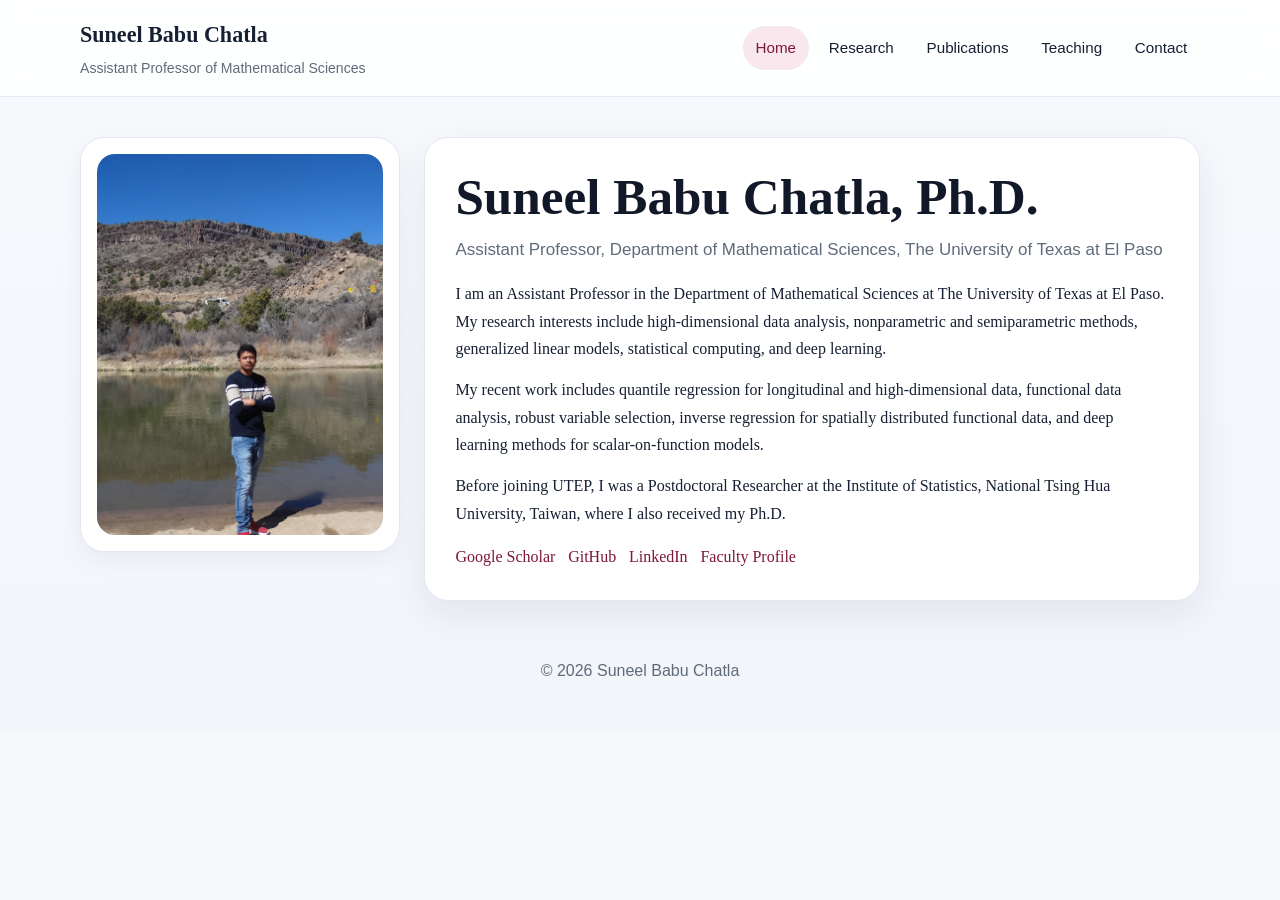
<file: index.html>
<!DOCTYPE html>
<html lang="en">
<head>
<meta charset="UTF-8" />
<meta name="viewport" content="width=device-width, initial-scale=1.0" />
<title>Suneel Babu Chatla | Home</title>
<meta name="description" content="Academic homepage of Suneel Babu Chatla, Assistant Professor at UTEP." />
<link rel="stylesheet" href="styles.css" />
</head>
<body>
<header><div class="container topbar"><div class="brand-block"><div class="site-title">Suneel Babu Chatla</div><div class="site-subtitle">Assistant Professor of Mathematical Sciences</div></div><nav><a class="active" href="index.html">Home</a><a href="research.html">Research</a><a href="publications.html">Publications</a><a href="teaching.html">Teaching</a><a href="contact.html">Contact</a></nav></div></header>
<main>
<section class="hero simple-home">
  <div class="container simple-home-grid">
    <div class="home-photo-wrap card soft">
      <img class="home-photo" src="photo.jpg" alt="Portrait photograph of Suneel Babu Chatla" />
    </div>
    <div class="card simple-bio-card">
      <h1>Suneel Babu Chatla, Ph.D.</h1>
      <div class="subtitle">Assistant Professor, Department of Mathematical Sciences, The University of Texas at El Paso</div>
      <p>
        I am an Assistant Professor in the Department of Mathematical Sciences at The University of Texas at El Paso. My research interests include high-dimensional data analysis, nonparametric and semiparametric methods, generalized linear models, statistical computing, and deep learning.
      </p>
      <p>
        My recent work includes quantile regression for longitudinal and high-dimensional data, functional data analysis, robust variable selection, inverse regression for spatially distributed functional data, and deep learning methods for scalar-on-function models.
      </p>
      <p>
        Before joining UTEP, I was a Postdoctoral Researcher at the Institute of Statistics, National Tsing Hua University, Taiwan, where I also received my Ph.D.
      </p>
      <div class="profile-links">
        <a href="https://scholar.google.com/citations?user=8CkZaVcAAAAJ&hl=en" target="_blank" rel="noopener noreferrer">Google Scholar</a>
        <a href="https://github.com/SuneelChatla" target="_blank" rel="noopener noreferrer">GitHub</a>
        <a href="https://www.linkedin.com/in/suneel-babu-chatla-28680427/" target="_blank" rel="noopener noreferrer">LinkedIn</a>
        <a href="https://hb2504.utep.edu/Home/Profile?username=sbchatla" target="_blank" rel="noopener noreferrer">Faculty Profile</a>
      </div>
    </div>
  </div>
</section>
</main>
<footer><div class="container">© 2026 Suneel Babu Chatla</div></footer>
</body>
</html>
</file>
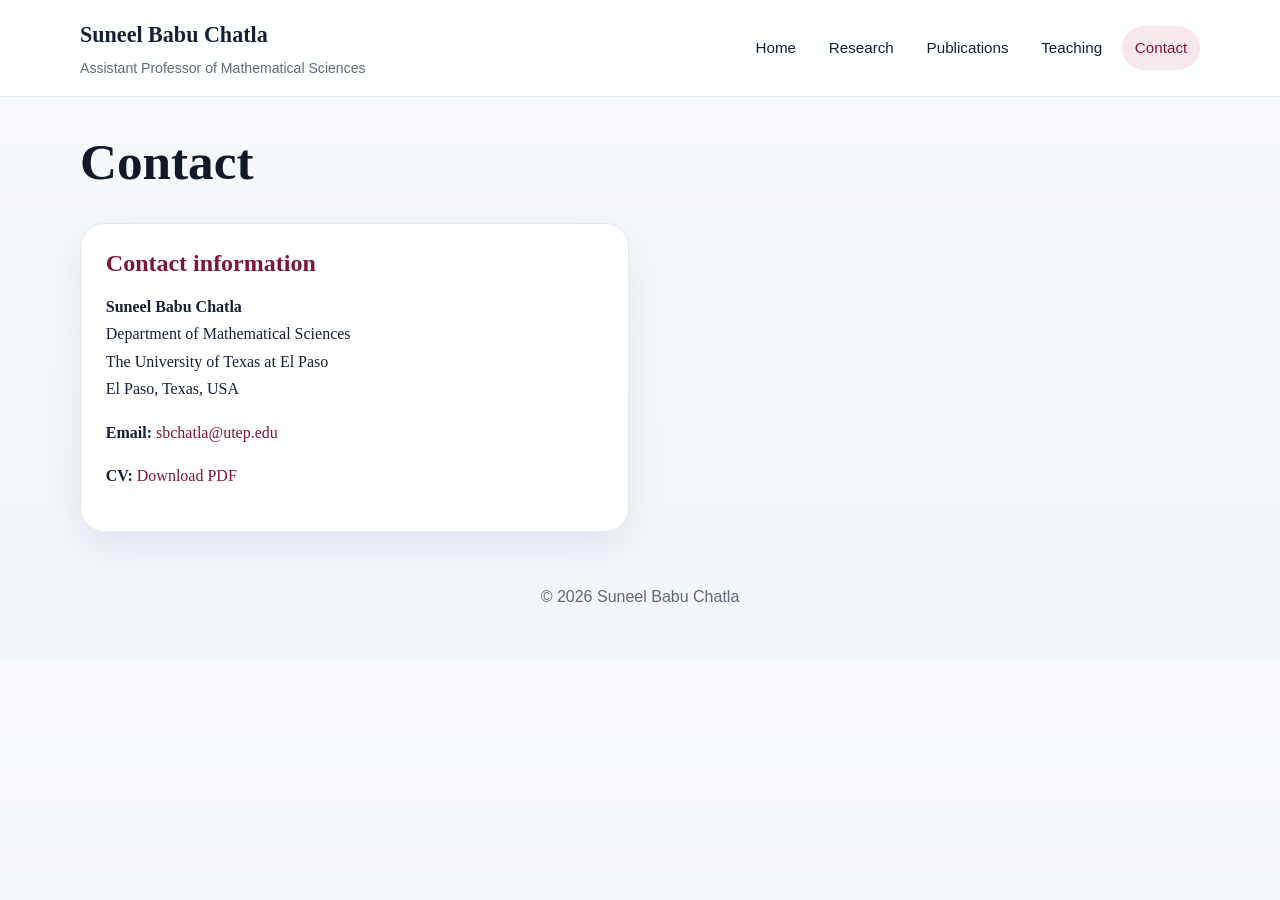
<file: contact.html>
<!DOCTYPE html>
<html lang="en">
<head>
<meta charset="UTF-8" />
<meta name="viewport" content="width=device-width, initial-scale=1.0" />
<title>Suneel Babu Chatla | Contact</title>
<meta name="description" content="Contact" />
<link rel="stylesheet" href="styles.css" />
</head>
<body>
<header><div class="container topbar"><div class="brand-block"><div class="site-title">Suneel Babu Chatla</div><div class="site-subtitle">Assistant Professor of Mathematical Sciences</div></div><nav><a class="" href="index.html">Home</a><a class="" href="research.html">Research</a><a class="" href="publications.html">Publications</a><a class="" href="teaching.html">Teaching</a><a class="active" href="contact.html">Contact</a></nav></div></header>
<main>
<section class="page-title container">
  <h1>Contact</h1>
<!--  <p>Contact information and professional links.</p> -->
</section>
<section>
  <div class="container two-col">
    <div class="card">
      <h2>Contact information</h2>
      <p><strong>Suneel Babu Chatla</strong><br>
      Department of Mathematical Sciences<br>
      The University of Texas at El Paso<br>
      El Paso, Texas, USA</p>
      <p><strong>Email:</strong> <a href="mailto:sbchatla@utep.edu">sbchatla@utep.edu</a></p>
      <p><strong>CV:</strong> <a href="cv-Suneel.pdf" target="_blank">Download PDF</a></p>
    </div>
   <!-- <div class="card highlight">
      <h2>Professional links</h2>
      <ul class="list-clean">
        <li><strong>Faculty profile:</strong> add official UTEP page link</li>
        <li><strong>Google Scholar:</strong> add profile link</li>
        <li><strong>GitHub:</strong> add profile link</li>
        <li><strong>LinkedIn:</strong> add profile link</li>
        <li><strong>ORCID:</strong> add profile link</li>
      </ul>
      <p class="muted">Once you send the URLs, these can be inserted everywhere across the site.</p>
    </div>  -->
  </div>
</section>
</main>
<footer><div class="container">© 2026 Suneel Babu Chatla</div></footer>
</body></html>
</file>
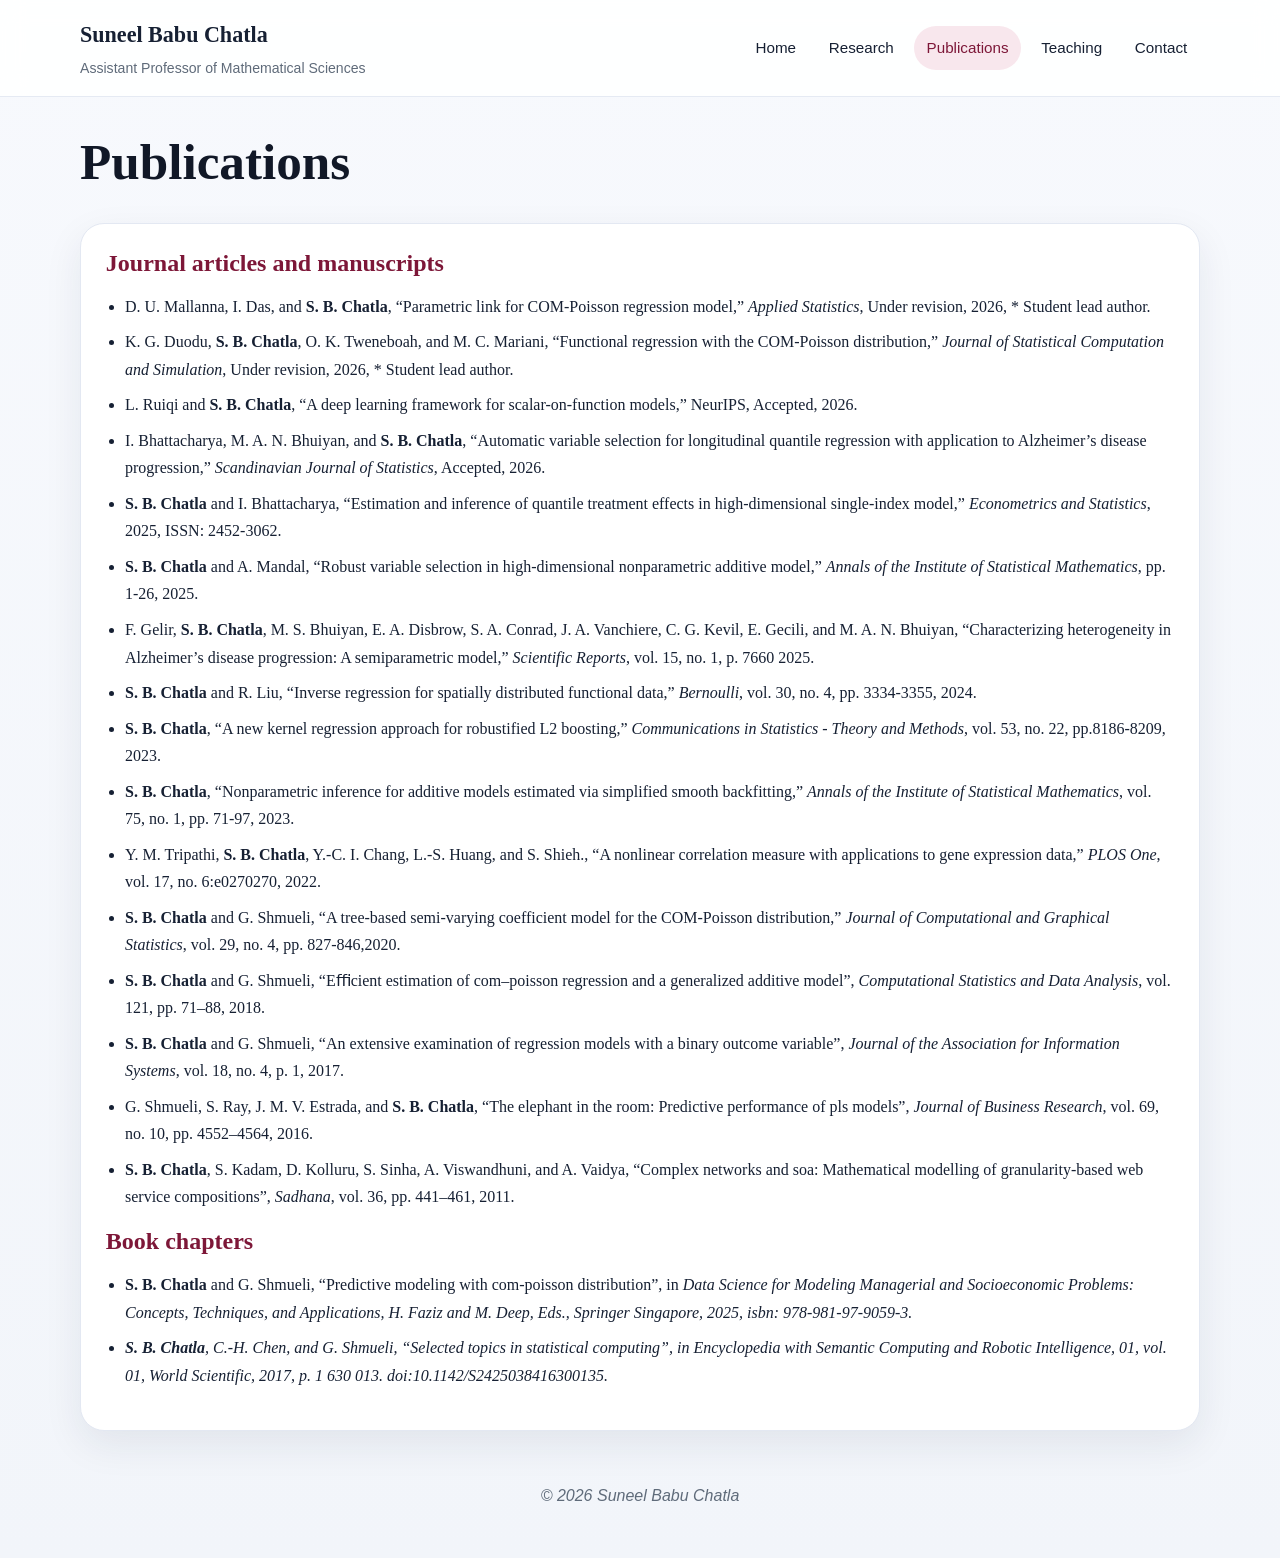
<file: publications.html>
<!DOCTYPE html>
<html lang="en">
<head>
<meta charset="UTF-8" />
<meta name="viewport" content="width=device-width, initial-scale=1.0" />
<title>Suneel Babu Chatla | Publications</title>
<meta name="description" content="Publications" />
<link rel="stylesheet" href="styles.css" />
</head>
<body>
<header><div class="container topbar"><div class="brand-block"><div class="site-title">Suneel Babu Chatla</div><div class="site-subtitle">Assistant Professor of Mathematical Sciences</div></div><nav><a class="" href="index.html">Home</a><a class="" href="research.html">Research</a><a class="active" href="publications.html">Publications</a><a class="" href="teaching.html">Teaching</a><a class="" href="contact.html">Contact</a></nav></div></header>
<main>
<section class="page-title container">
  <h1>Publications</h1>
  <!-- <p>A selected list of publications and recent manuscripts drawn from the current CV.</p> -->
</section>
<section>
  <div class="container card">
    <!-- <div class="kicker">Selected work</div> -->
    <h2>Journal articles and manuscripts</h2>
    <ul class="pub-list">

      <li>
  D. U. Mallanna, I. Das, and <strong>S. B. Chatla</strong>,
  “Parametric link for COM-Poisson regression model,”
   <em>Applied Statistics</em>, Under revision, 2026, * Student lead author.
</li>
<li>
  K. G. Duodu, <strong>S. B. Chatla</strong>, O. K. Tweneboah, and M. C. Mariani,
  “Functional regression with the COM-Poisson distribution,”
  <em>Journal of Statistical Computation and Simulation</em>,
  Under revision, 2026, * Student lead author.
</li>


      <li>L. Ruiqi and <strong>S. B. Chatla</strong>, “A deep learning framework for scalar-on-function models,” NeurIPS, Accepted, 2026.</li>
      <li>I. Bhattacharya, M. A. N. Bhuiyan, and <strong>S. B. Chatla</strong>, “Automatic variable selection for longitudinal quantile regression with application to Alzheimer’s disease progression,” <em>Scandinavian Journal of Statistics</em>, Accepted, 2026.</li>
      <li><strong>S. B. Chatla</strong> and I. Bhattacharya, “Estimation and inference of quantile treatment effects in high-dimensional single-index model,” <em>Econometrics and Statistics</em>, 2025, ISSN: 2452-3062.</li>
      <li><strong>S. B. Chatla</strong> and A. Mandal, “Robust variable selection in high-dimensional nonparametric additive model,” <em>Annals of the Institute of Statistical Mathematics</em>, pp. 1-26, 2025.</li>
      <li>F. Gelir, <strong>S. B. Chatla</strong>, M. S. Bhuiyan, E. A. Disbrow, S. A. Conrad, J. A. Vanchiere, C. G. Kevil, E. Gecili, and M. A. N. Bhuiyan, “Characterizing heterogeneity in Alzheimer’s disease progression: A semiparametric model,” <em>Scientific Reports</em>, vol. 15, no. 1, p. 7660 2025.</li>
      <li><strong>S. B. Chatla</strong> and R. Liu, “Inverse regression for spatially distributed functional data,” <em>Bernoulli</em>, vol. 30, no. 4, pp. 3334-3355, 2024.</li>
      <li><strong>S. B. Chatla</strong>, “A new kernel regression approach for robustified L2 boosting,” <em>Communications in Statistics - Theory and Methods</em>, vol. 53, no. 22, pp.8186-8209, 2023.</li>
      <li><strong>S. B. Chatla</strong>, “Nonparametric inference for additive models estimated via simplified smooth backfitting,” <em>Annals of the Institute of Statistical Mathematics</em>, vol. 75, no. 1, pp. 71-97, 2023.</li>
      <li>Y. M. Tripathi, <strong>S. B. Chatla</strong>, Y.-C. I. Chang, L.-S. Huang, and S. Shieh., “A nonlinear correlation measure with applications to gene expression data,” <em>PLOS One</em>, vol. 17, no. 6:e0270270,  2022.</li>
      <li><strong>S. B. Chatla</strong> and G. Shmueli, “A tree-based semi-varying coefficient model for the COM-Poisson distribution,” <em>Journal of Computational and Graphical Statistics</em>, vol. 29, no. 4, pp. 827-846,2020.</li>
      <li><strong>S. B. Chatla</strong> and G. Shmueli, “Eﬃcient estimation of com–poisson regression and a generalized additive model”, <em>Computational Statistics and Data Analysis</em>, vol. 121, pp. 71–88, 2018.</li>
      <li><strong>S. B. Chatla</strong> and G. Shmueli, “An extensive examination of regression models with a binary outcome variable”, <em>Journal of the Association for Information Systems</em>, vol. 18, no. 4, p. 1, 2017.</li>
      <li>G. Shmueli, S. Ray, J. M. V. Estrada, and <strong>S. B. Chatla</strong>, “The elephant in the room: Predictive performance of pls models”, <em>Journal of Business Research</em>, vol. 69, no. 10, pp. 4552–4564, 2016.</li>
      <li><strong>S. B. Chatla</strong>, S. Kadam, D. Kolluru, S. Sinha, A. Viswandhuni, and A. Vaidya, “Complex networks and soa: Mathematical modelling of granularity-based web service compositions”, <em>Sadhana</em>, vol. 36, pp. 441–461, 2011.</li>
    </ul>
  <!--  <p class="muted">This page can be expanded later with full publication lists, DOI links, Google Scholar, arXiv, or downloadable preprints.</p> -->
    <h2>Book chapters</h2>
    <ul class="pub-list">
      <li><strong>S. B. Chatla</strong> and G. Shmueli, “Predictive modeling with com-poisson distribution”, in <em>Data Science for Modeling Managerial and Socioeconomic Problems: Concepts, Techniques, and Applications<em>, H. Faziz and M. Deep, Eds., Springer Singapore, 2025, isbn: 978-981-97-9059-3.</li>
      <li><strong>S. B. Chatla</strong>, C.-H. Chen, and G. Shmueli, “Selected topics in statistical computing”, in <em>Encyclopedia with Semantic Computing and Robotic Intelligence<em>, 01, vol. 01, World Scientific, 2017, p. 1 630 013.  doi:10.1142/S2425038416300135.</li>
    </ul>
  </div>
</section>
</main>
<footer><div class="container">© 2026 Suneel Babu Chatla</div></footer>
</body></html>
</file>
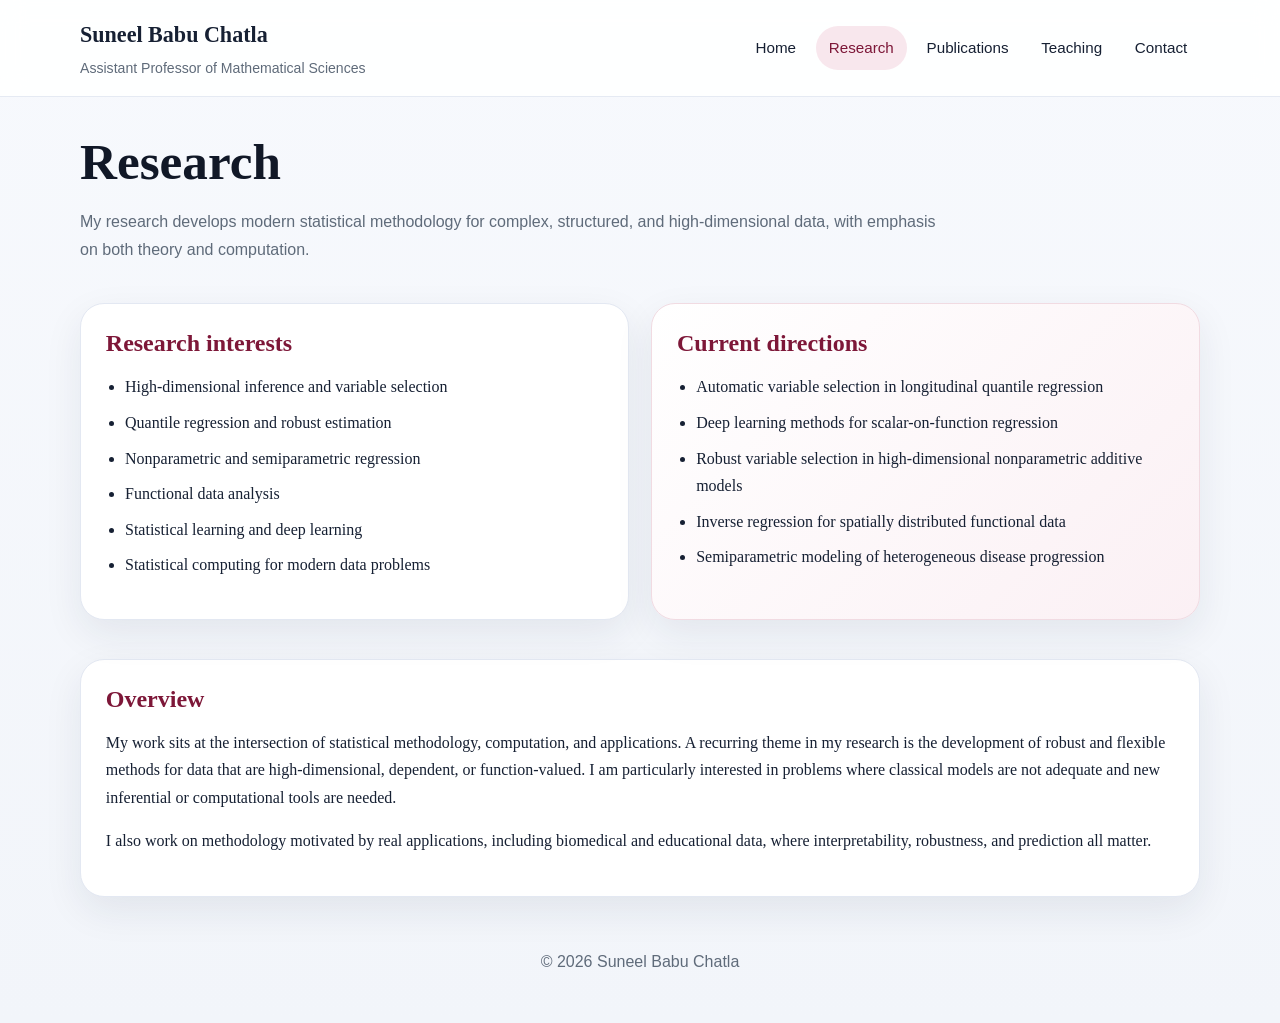
<file: research.html>
<!DOCTYPE html>
<html lang="en">
<head>
<meta charset="UTF-8" />
<meta name="viewport" content="width=device-width, initial-scale=1.0" />
<title>Suneel Babu Chatla | Research</title>
<meta name="description" content="Research" />
<link rel="stylesheet" href="styles.css" />
</head>
<body>
<header><div class="container topbar"><div class="brand-block"><div class="site-title">Suneel Babu Chatla</div><div class="site-subtitle">Assistant Professor of Mathematical Sciences</div></div><nav><a class="" href="index.html">Home</a><a class="active" href="research.html">Research</a><a class="" href="publications.html">Publications</a><a class="" href="teaching.html">Teaching</a><a class="" href="contact.html">Contact</a></nav></div></header>
<main>
<section class="page-title container">
  <h1>Research</h1>
  <p>My research develops modern statistical methodology for complex, structured, and high-dimensional data, with emphasis on both theory and computation.</p>
</section>
<section>
  <div class="container two-col">
    <div class="card">
      <h2>Research interests</h2>
      <ul class="feature-list">
        <li>High-dimensional inference and variable selection</li>
        <li>Quantile regression and robust estimation</li>
        <li>Nonparametric and semiparametric regression</li>
        <li>Functional data analysis</li>
        <li>Statistical learning and deep learning</li>
        <li>Statistical computing for modern data problems</li>
      </ul>
    </div>
    <div class="card highlight">
      <h2>Current directions</h2>
      <ul class="feature-list">
        <li>Automatic variable selection in longitudinal quantile regression</li>
        <li>Deep learning methods for scalar-on-function regression</li>
        <li>Robust variable selection in high-dimensional nonparametric additive models</li>
        <li>Inverse regression for spatially distributed functional data</li>
        <li>Semiparametric modeling of heterogeneous disease progression</li>
      </ul>
    </div>
  </div>
</section>
<section>
  <div class="container card">
    <h2>Overview</h2>
    <p>My work sits at the intersection of statistical methodology, computation, and applications. A recurring theme in my research is the development of robust and flexible methods for data that are high-dimensional, dependent, or function-valued. I am particularly interested in problems where classical models are not adequate and new inferential or computational tools are needed.</p>
    <p>I also work on methodology motivated by real applications, including biomedical and educational data, where interpretability, robustness, and prediction all matter.</p>
  </div>
</section>
</main>
<footer><div class="container">© 2026 Suneel Babu Chatla</div></footer>
</body></html>
</file>
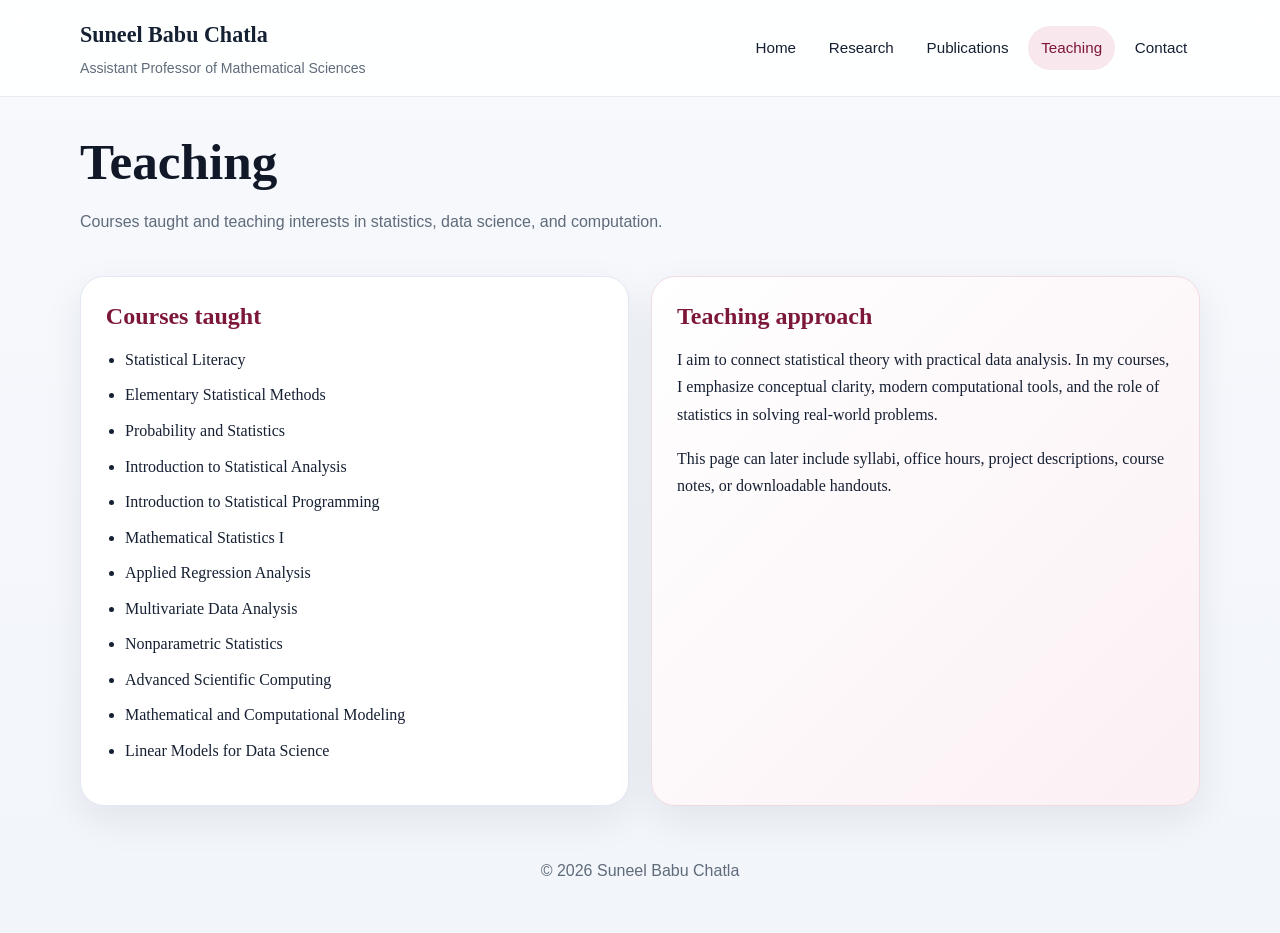
<file: teaching.html>
<!DOCTYPE html>
<html lang="en">
<head>
<meta charset="UTF-8" />
<meta name="viewport" content="width=device-width, initial-scale=1.0" />
<title>Suneel Babu Chatla | Teaching</title>
<meta name="description" content="Teaching" />
<link rel="stylesheet" href="styles.css" />
</head>
<body>
<header><div class="container topbar"><div class="brand-block"><div class="site-title">Suneel Babu Chatla</div><div class="site-subtitle">Assistant Professor of Mathematical Sciences</div></div><nav><a class="" href="index.html">Home</a><a class="" href="research.html">Research</a><a class="" href="publications.html">Publications</a><a class="active" href="teaching.html">Teaching</a><a class="" href="contact.html">Contact</a></nav></div></header>
<main>
<section class="page-title container">
  <h1>Teaching</h1>
  <p>Courses taught and teaching interests in statistics, data science, and computation.</p>
</section>
<section>
  <div class="container two-col">
    <div class="card">
      <h2>Courses taught</h2>
      <ul class="feature-list">
        <li>Statistical Literacy</li>
        <li>Elementary Statistical Methods</li>
        <li>Probability and Statistics</li>
        <li>Introduction to Statistical Analysis</li>
        <li>Introduction to Statistical Programming</li>
        <li>Mathematical Statistics I</li>
        <li>Applied Regression Analysis</li>
        <li>Multivariate Data Analysis</li>
        <li>Nonparametric Statistics</li>
        <li>Advanced Scientific Computing</li>
        <li>Mathematical and Computational Modeling</li>
        <li>Linear Models for Data Science</li>
      </ul>
    </div>
    <div class="card highlight">
      <h2>Teaching approach</h2>
      <p>I aim to connect statistical theory with practical data analysis. In my courses, I emphasize conceptual clarity, modern computational tools, and the role of statistics in solving real-world problems.</p>
      <p>This page can later include syllabi, office hours, project descriptions, course notes, or downloadable handouts.</p>
    </div>
  </div>
</section>
</main>
<footer><div class="container">© 2026 Suneel Babu Chatla</div></footer>
</body></html>
</file>
<file: styles.css>
:root {
  --bg: #f4f6fb;
  --surface: rgba(255,255,255,0.82);
  --card: #ffffff;
  --text: #162033;
  --muted: #5f6b7a;
  --accent: #7d1738;
  --accent-2: #b23a5b;
  --accent-soft: #f8e7ed;
  --border: #e3e8f2;
  --shadow: 0 14px 38px rgba(27, 39, 61, 0.08);
  --shadow-soft: 0 8px 24px rgba(27, 39, 61, 0.05);
  --maxw: 1120px;
}
*{box-sizing:border-box}
html{scroll-behavior:smooth}
body{margin:0;font-family:Georgia,"Times New Roman",serif;background:linear-gradient(180deg,#f7f9fd 0%,#f2f5fa 100%);color:var(--text);line-height:1.72}
a{color:var(--accent);text-decoration:none} a:hover{text-decoration:underline}
.container{width:min(94%,var(--maxw));margin:0 auto}
header{position:sticky;top:0;z-index:100;background:rgba(255,255,255,0.88);backdrop-filter:blur(12px);border-bottom:1px solid rgba(227,232,242,.9)}
.topbar{display:flex;align-items:center;justify-content:space-between;gap:1rem;padding:1rem 0}
.brand-block{display:flex;flex-direction:column;gap:.1rem}
.site-title{font-size:1.38rem;font-weight:700;color:var(--text)}
.site-subtitle{font-family:Arial,Helvetica,sans-serif;color:var(--muted);font-size:.88rem}
nav{display:flex;flex-wrap:wrap;gap:.45rem;font-family:Arial,Helvetica,sans-serif;font-size:.95rem}
nav a{color:var(--text);padding:.55rem .8rem;border-radius:999px;transition:.2s ease}
nav a:hover,nav a.active{background:var(--accent-soft);text-decoration:none;color:var(--accent)}
main section{padding:1.2rem 0}
.hero{padding:2.5rem 0 1.2rem}
.hero-grid{display:grid;grid-template-columns:1.8fr .95fr;gap:1.4rem;align-items:start}
.card{background:var(--card);border:1px solid var(--border);border-radius:24px;padding:1.55rem;box-shadow:var(--shadow)}
.card.soft{box-shadow:var(--shadow-soft)}
.hero-card{padding:2rem;background:linear-gradient(135deg,#ffffff 0%,#fff8fb 100%)}
.eyebrow{font-family:Arial,Helvetica,sans-serif;text-transform:uppercase;letter-spacing:.08em;font-size:.78rem;color:var(--accent-2);font-weight:700;margin-bottom:.8rem}
h1,h2,h3{margin-top:0;line-height:1.18;color:#111827} h1{font-size:clamp(2.1rem,4vw,3.25rem);margin-bottom:.5rem} h2{font-size:1.5rem;color:var(--accent);margin-bottom:1rem} h3{font-size:1.1rem;margin-bottom:.6rem}
.subtitle{font-family:Arial,Helvetica,sans-serif;font-size:1.06rem;color:var(--muted);max-width:52rem;margin-bottom:1rem}
.lead{font-size:1.06rem}
.muted,.meta,.mini-heading{font-family:Arial,Helvetica,sans-serif;color:var(--muted)}
.mini-heading{text-transform:uppercase;letter-spacing:.06em;font-size:.78rem;font-weight:700;margin-bottom:.55rem}
.button-row{display:flex;flex-wrap:wrap;gap:.75rem;margin-top:1.3rem}
.btn{display:inline-flex;align-items:center;justify-content:center;padding:.78rem 1.02rem;border-radius:12px;border:1px solid var(--accent);font-family:Arial,Helvetica,sans-serif;font-size:.95rem;font-weight:600;transition:.2s ease}
.btn.primary{background:var(--accent);color:#fff}.btn.secondary{background:#fff;color:var(--accent)}
.btn:hover{text-decoration:none;transform:translateY(-1px)}
.stat-grid{display:grid;grid-template-columns:repeat(3,1fr);gap:.8rem;margin-top:1.2rem}
.stat{padding:1rem;border:1px solid var(--border);border-radius:18px;background:#fff}.stat strong{display:block;font-size:1.45rem;color:var(--accent);line-height:1.1}.stat span{font-family:Arial,Helvetica,sans-serif;font-size:.88rem;color:var(--muted)}
.quick-links{display:grid;gap:.75rem;margin-top:1rem}.quick-links a{display:flex;justify-content:space-between;align-items:center;padding:.9rem 1rem;border:1px solid var(--border);border-radius:16px;background:#fff;color:var(--text);font-family:Arial,Helvetica,sans-serif}.quick-links a:hover{text-decoration:none;border-color:#d3dae8;transform:translateY(-1px)}
.two-col{display:grid;grid-template-columns:1fr 1fr;gap:1.4rem}.three-col{display:grid;grid-template-columns:repeat(3,1fr);gap:1rem}
.page-title{padding:2.2rem 0 .3rem}.page-title h1{margin-bottom:.4rem}.page-title p{max-width:54rem;color:var(--muted);font-family:Arial,Helvetica,sans-serif}
.feature-list,.pub-list,ul{padding-left:1.2rem}.feature-list li,.pub-list li,li+li{margin-top:.5rem}
.list-clean{list-style:none;padding:0;margin:0}.list-clean li{padding:.85rem 0;border-top:1px solid var(--border)}.list-clean li:first-child{border-top:none;padding-top:0}
.section-grid{display:grid;gap:1rem}
.highlight{background:linear-gradient(135deg,#fff 0%,#fbf0f4 100%);border:1px solid #f1dbe2}
.kicker{display:inline-block;background:var(--accent-soft);color:var(--accent);font-family:Arial,Helvetica,sans-serif;font-size:.82rem;font-weight:700;padding:.35rem .7rem;border-radius:999px;margin-bottom:.9rem}
footer{text-align:center;color:var(--muted);font-family:Arial,Helvetica,sans-serif;padding:2rem 0 3rem}
.profile-links {
  margin-top: 1rem;
  display: flex;
  flex-wrap: wrap;
  gap: 0.8rem;
}

.profile-btn {
  display: inline-block;
  padding: 0.6rem 1.1rem;
  border: 1px solid #d7b7c2;
  border-radius: 999px;
  color: #8b1e3f;
  background: #faf3f6;
  text-decoration: none;
  font-size: 1rem;
  font-weight: 600;
}

.profile-btn:hover {
  background: #8b1e3f;
  color: white;
  text-decoration: none;
}
@media (max-width: 950px){.hero-grid,.two-col,.three-col,.stat-grid{grid-template-columns:1fr}.topbar{flex-direction:column;align-items:flex-start}}


.simple-home{padding:2.5rem 0 1.5rem}
.simple-home-grid{display:grid;grid-template-columns:minmax(240px,320px) 1fr;gap:1.5rem;align-items:start}
.home-photo-wrap{padding:1rem}
.home-photo{width:100%;aspect-ratio:3/4;object-fit:cover;object-position:center 28%;display:block;border-radius:18px}
.simple-bio-card{padding:1.8rem 1.9rem}
.simple-bio-card p{margin:.85rem 0}
.simple-links-note{margin-top:1rem}

@media (max-width: 950px){.simple-home-grid{grid-template-columns:1fr}.home-photo-wrap{max-width:360px;margin:0 auto}}
</file>
